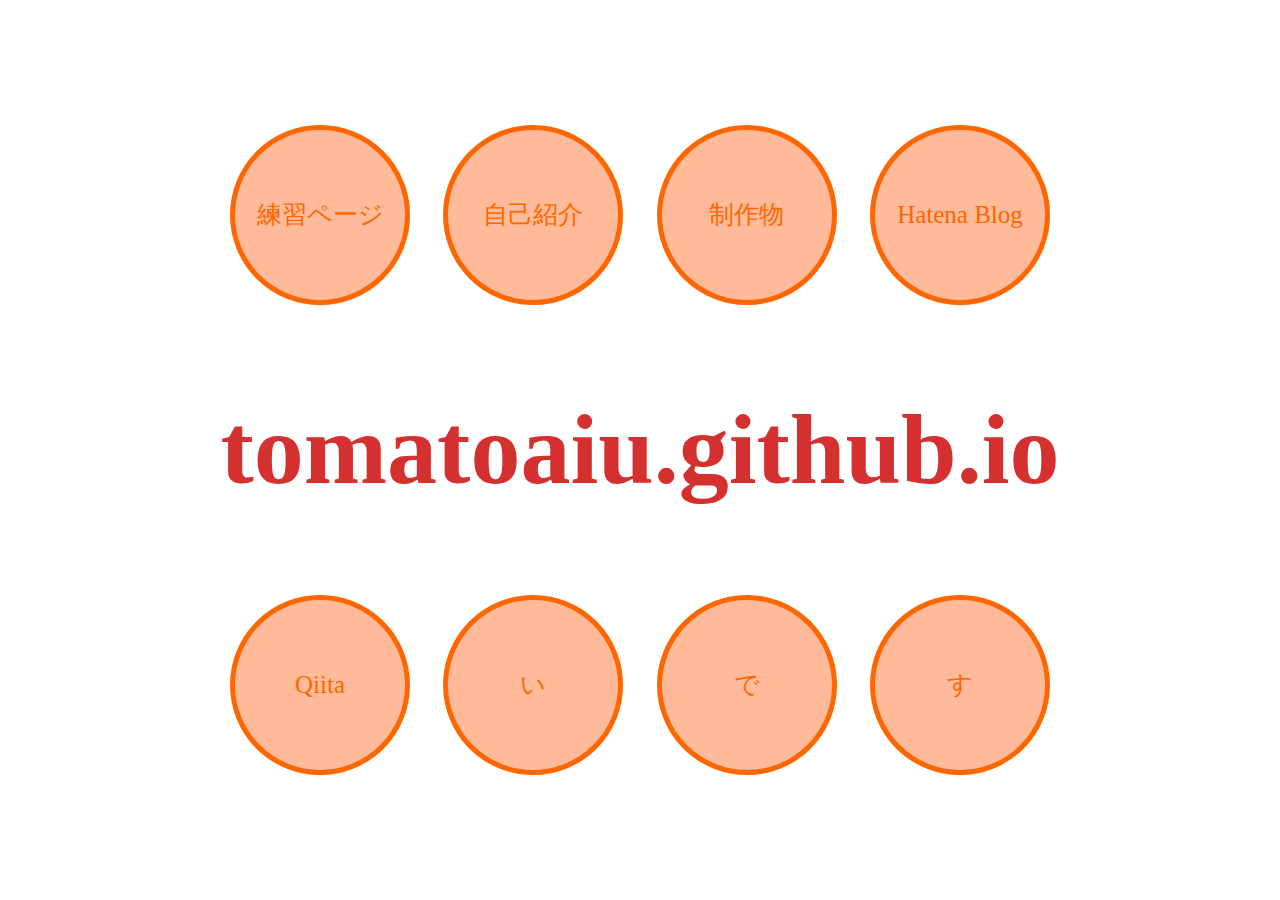
<file: index.html>
<!DOCTYPE html>
<html>
<head>
  <meta charset="utf-8">
  <title>top</title>
  <link rel="stylesheet" type="text/css" href="./css/utility.css" charset="UTF-8" />
  <link rel="stylesheet" type="text/css" href="./css/top.css" charset="UTF-8" />
  <link rel="stylesheet" type="text/css" href="./css/click_animation.css" charset="UTF-8" />
  <script src="https://cdnjs.cloudflare.com/ajax/libs/jquery/2.2.4/jquery.min.js"></script>
  <script src="./js/top.js"></script>
  <script src="./js/click_animation.js"></script>
</head>
<body>
 <div id="wrapper" class="ripple">
   <span class="ripple__effect is-random"></span>
   <div class="mainItem">
     <p>tomatoaiu.github.io</p>
   </div>
   <div id="links">
     <ul>
       <li id="circle1" class="circle_tops circle"><a href="./index1.html">練習ページ</a></li>
       <li id="circle2" class="circle_tops circle"><a href="./index2.html">自己紹介</a></li>
       <li id="circle3" class="circle_tops circle"><a href="https://github.com/tomatoaiu">制作物</a></li>
       <li id="circle4" class="circle_tops circle"><a href="https://tomatoaiu.hatenablog.com/">Hatena Blog</a></li>
     </ul>
     <ul>
       <li id="circle5" class="circle_bottoms circle"><a href="https://qiita.com/tomatoaiu">Qiita</a></li>
       <li id="circle6" class="circle_bottoms circle"><a href="">い</a></li>
       <li id="circle7" class="circle_bottoms circle"><a href="">で</a></li>
       <li id="circle8" class="circle_bottoms circle"><a href="">す</a></li>
     </ul>
   </div>
 </div>
</body>
</html>
</file>
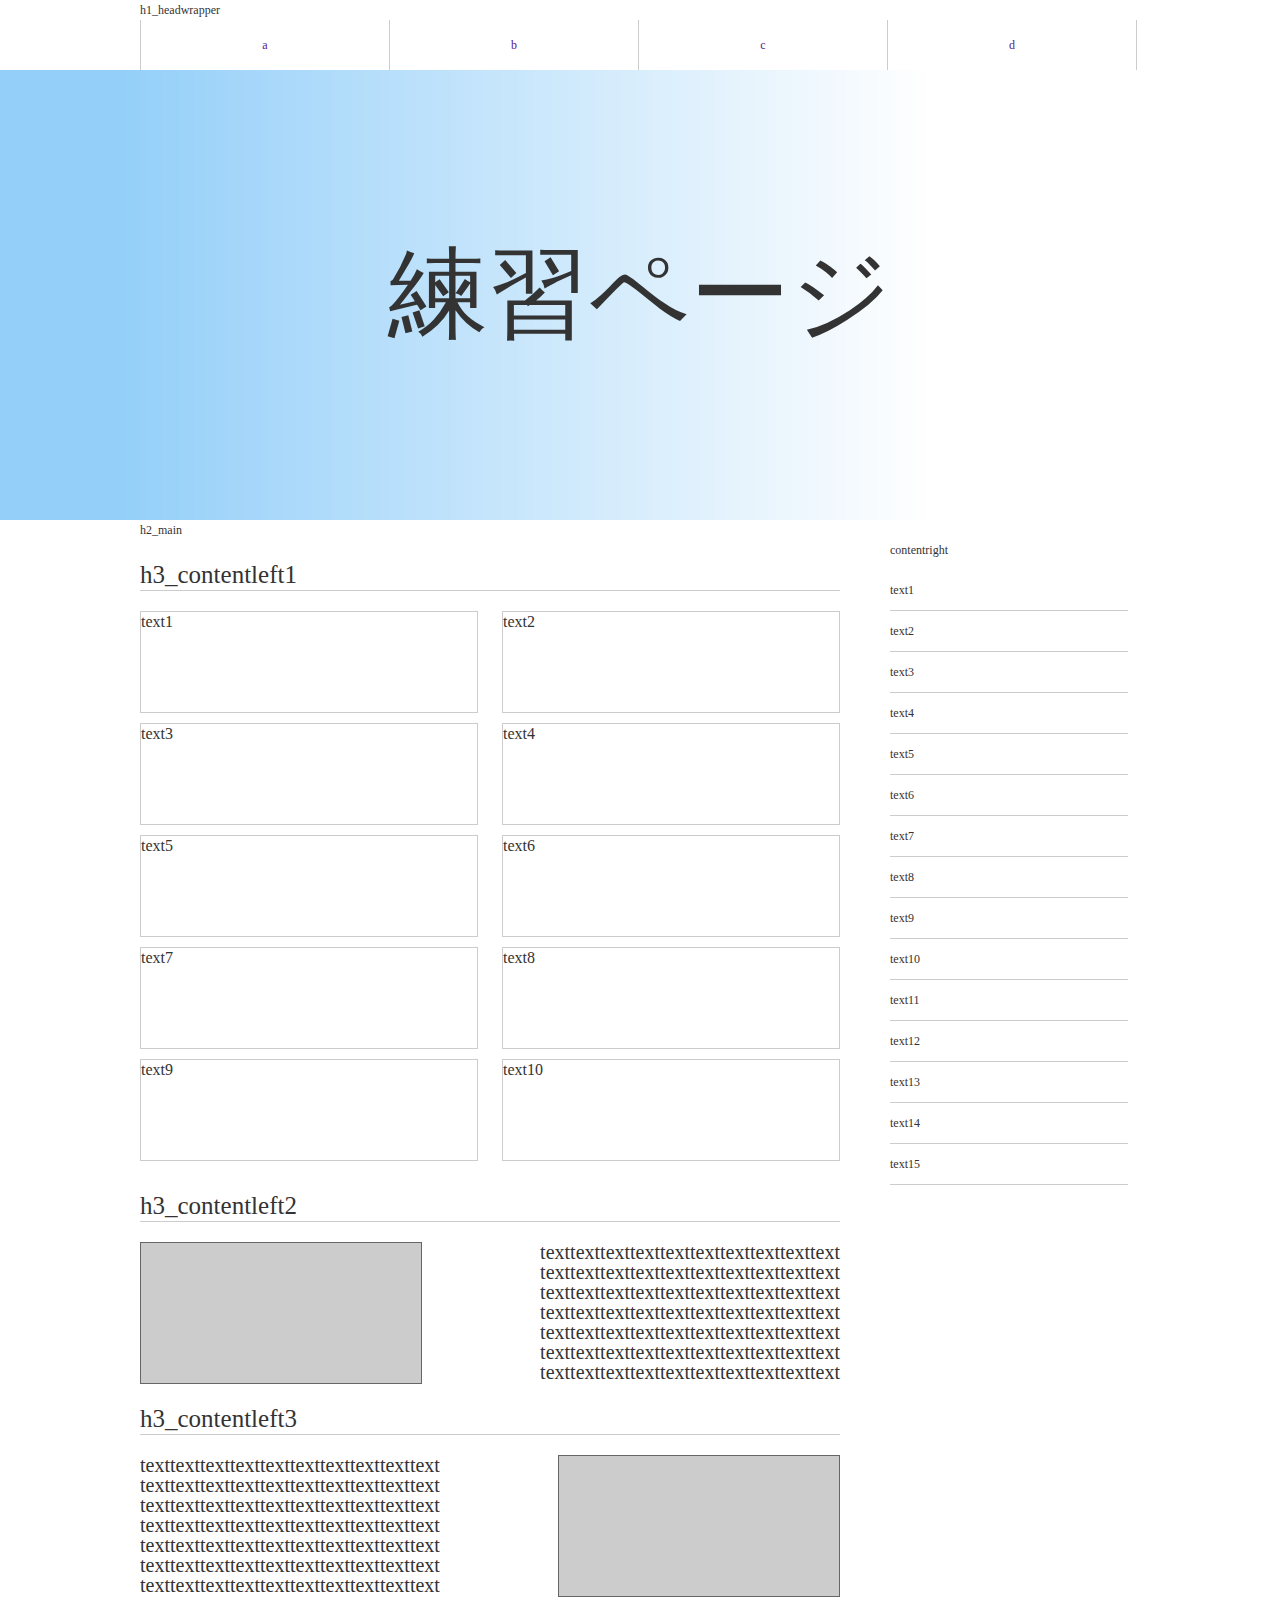
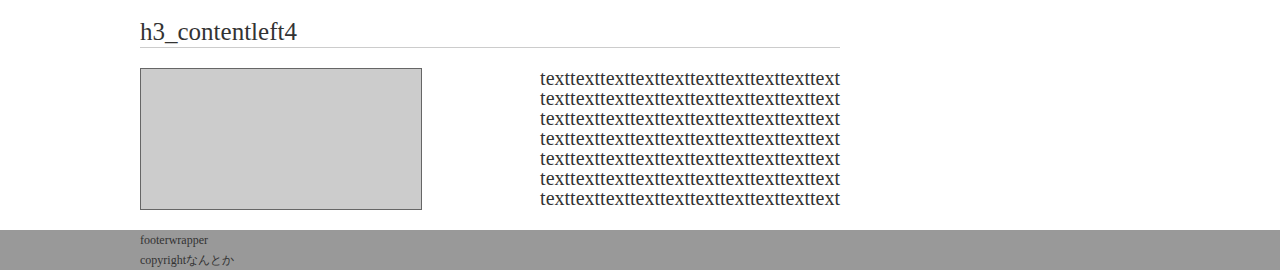
<file: index1.html>
<!DOCTYPE html>
<html>
<head>
  <meta charset="utf-8">
  <title>index1</title>
  <link rel="stylesheet" type="text/css" href="./css/utility.css" charset="UTF-8" />
  <link rel="stylesheet" type="text/css" href="./css/common.css" charset="UTF-8" />

</head>
<body>
  <div id="wrapper">
    <div id="headwrapper">
      <header>
        <h1>h1_headwrapper</h1>
      </header>
      <div id="globalnav" class="clearfix">
        <nav>
          <ul>
            <li><a href="">a</a></li>
            <li><a href="">b</a></li>
            <li><a href="">c</a></li>
            <li><a href="">d</a></li>
          </ul>
        </nav>
      </div>
    </div>
    <div id="main_image_wrapper">
      <img src="./image/mainimage.png" alt="メインイメージ" width="2000" height="450" />
      <div id="main_image">
        <a href="">練習ページ</a>
    </div>
    </div>
    <div id="main" class="clearfix">
        <h2>h2_main</h2>
        <div id="contentleft">
          <article class="clearfix">
            <h3>h3_contentleft1</h3>
            <ul>
              <li>text1</li>
              <li>text2</li>
              <li>text3</li>
              <li>text4</li>
              <li>text5</li>
              <li>text6</li>
              <li>text7</li>
              <li>text8</li>
              <li>text9</li>
              <li>text10</li>
            </ul>
          </article>
          <article class="clearfix">
            <h3>h3_contentleft2</h3>
            <p class="fl_r">
              texttexttexttexttexttexttexttexttexttext<br />
              texttexttexttexttexttexttexttexttexttext<br />
              texttexttexttexttexttexttexttexttexttext<br />
              texttexttexttexttexttexttexttexttexttext<br />
              texttexttexttexttexttexttexttexttexttext<br />
              texttexttexttexttexttexttexttexttexttext<br />
              texttexttexttexttexttexttexttexttexttext
            </p>
            <div class="fl_l image_blank"></div>
          </article>
          <article class="clearfix">
            <h3>h3_contentleft3</h3>
            <p class="fl_l">
              texttexttexttexttexttexttexttexttexttext<br />
              texttexttexttexttexttexttexttexttexttext<br />
              texttexttexttexttexttexttexttexttexttext<br />
              texttexttexttexttexttexttexttexttexttext<br />
              texttexttexttexttexttexttexttexttexttext<br />
              texttexttexttexttexttexttexttexttexttext<br />
              texttexttexttexttexttexttexttexttexttext
            </p>
            <div class="fl_r image_blank"></div>
          </article>
          <article class="clearfix">
            <h3>h3_contentleft4</h3>
            <p class="fl_r">
              texttexttexttexttexttexttexttexttexttext<br />
              texttexttexttexttexttexttexttexttexttext<br />
              texttexttexttexttexttexttexttexttexttext<br />
              texttexttexttexttexttexttexttexttexttext<br />
              texttexttexttexttexttexttexttexttexttext<br />
              texttexttexttexttexttexttexttexttexttext<br />
              texttexttexttexttexttexttexttexttexttext
            </p>
            <div class="fl_l image_blank"></div>
          </article>
        </div>
        <div id="contentright">
          <nav>
            <p class="mb20">contentright</p>
            <ul>
              <li>text1</li>
              <li>text2</li>
              <li>text3</li>
              <li>text4</li>
              <li>text5</li>
              <li>text6</li>
              <li>text7</li>
              <li>text8</li>
              <li>text9</li>
              <li>text10</li>
              <li>text11</li>
              <li>text12</li>
              <li>text13</li>
              <li>text14</li>
              <li>text15</li>
            </ul>
          </nav>
        </div>
    </div><!-- main -->
    <div id="footerwrapper">
      <footer>
        <p>footerwrapper</p>
        <p>copyrightなんとか</p>
      </footer>
    </div>
  </div>
</body>
</html>
</file>
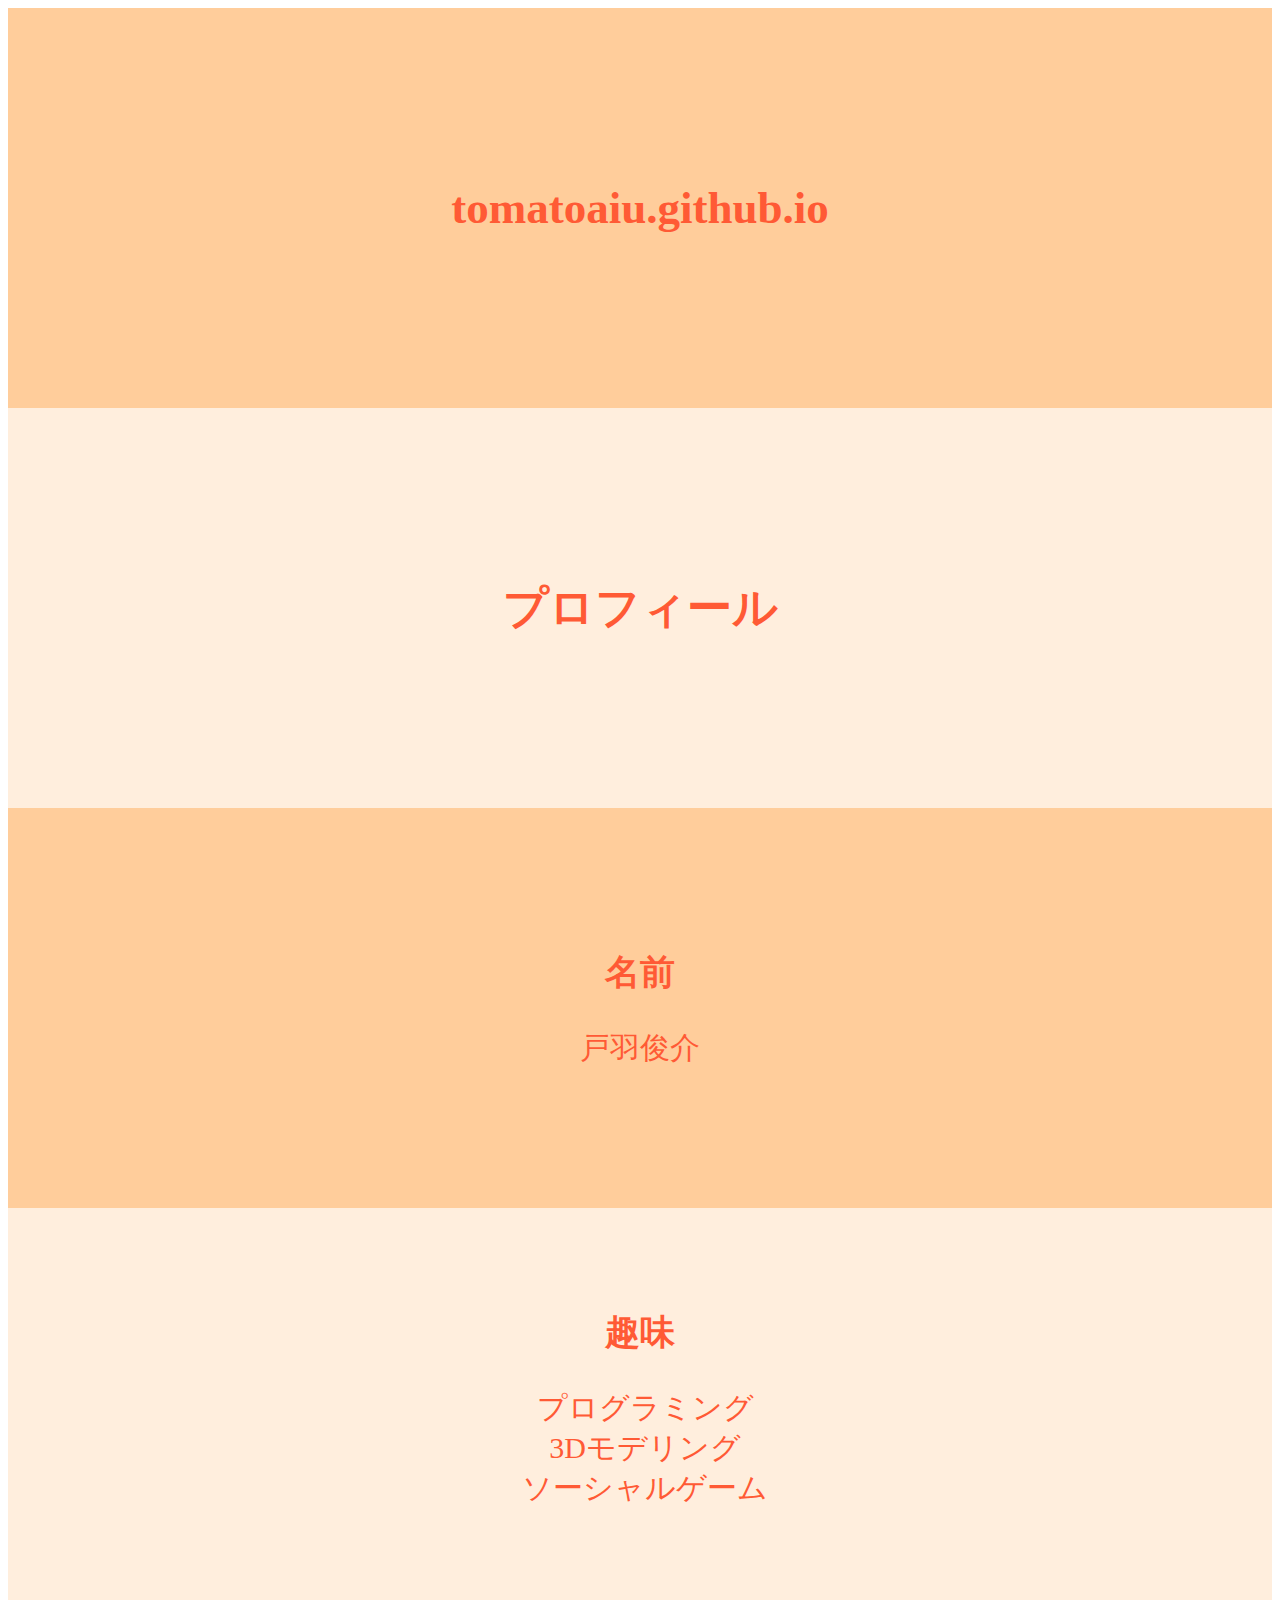
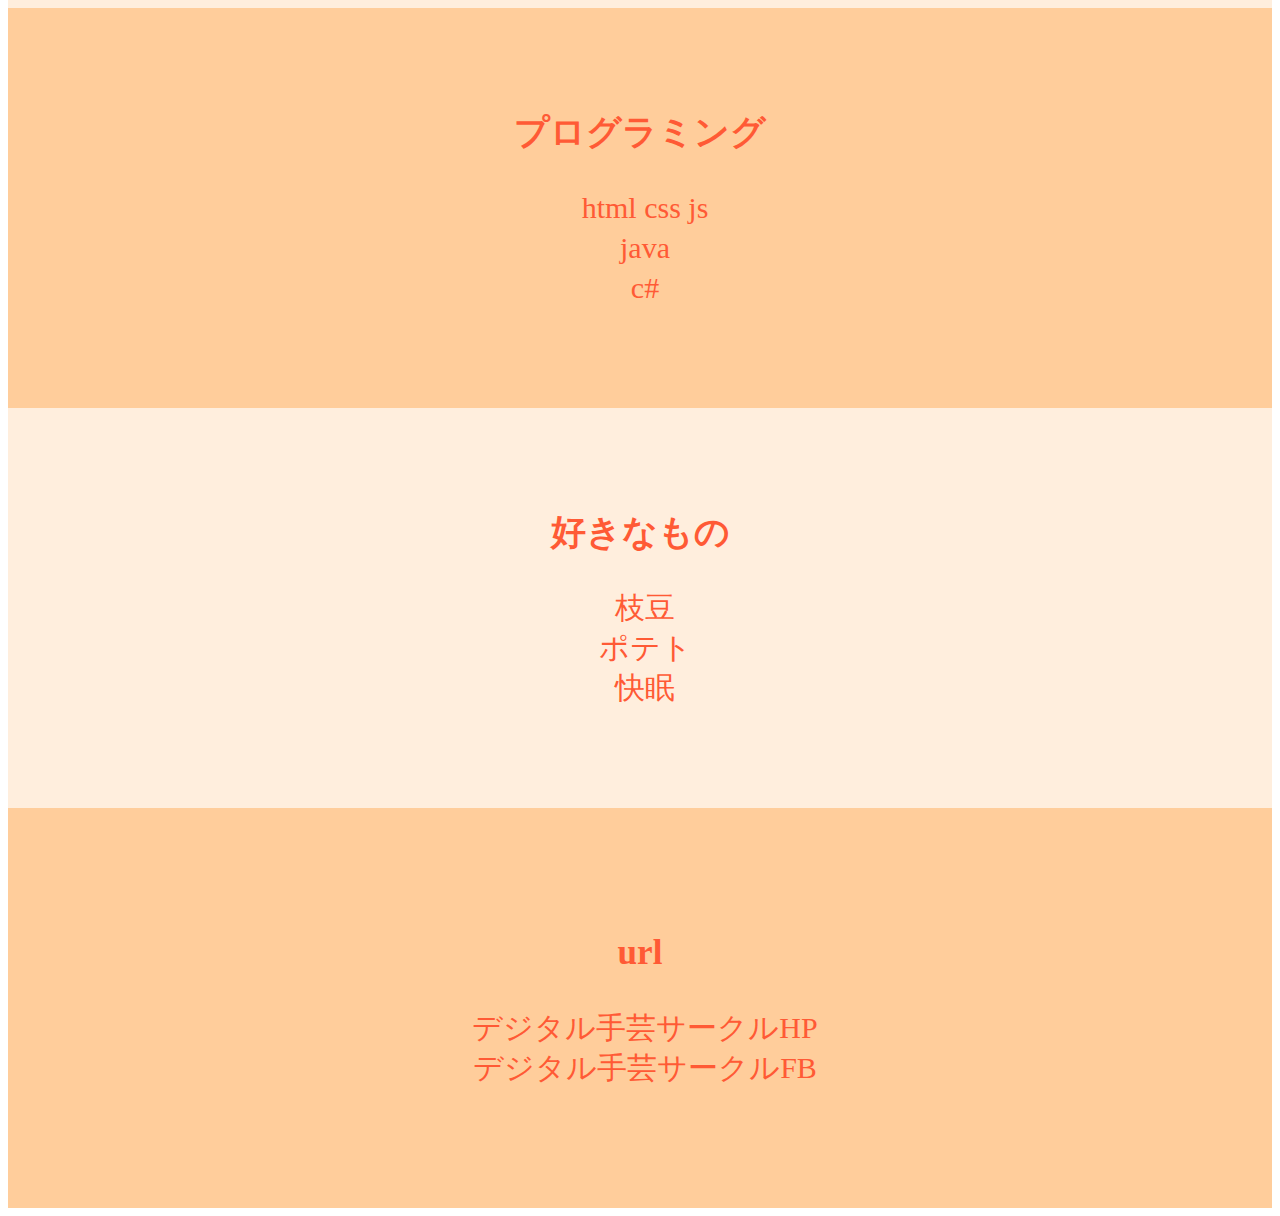
<file: index2.html>
<!DOCTYPE html>
<html>
<head>
  <meta charset="utf-8">
  <title>intro</title>
  <link rel="stylesheet" type="text/css" href="./css/common.css" charset="UTF-8" />
</head>
<body>
  <div id="wrapper">
      <div class="intro">
          <section class="sectionItem_odd">
              <h1><a href="./index.html">tomatoaiu.github.io</a></h1>
          </section>
          <section class="sectionItem_even">
              <h2>プロフィール</h2>
          </section>
          <section class="sectionItem_odd">
              <article>
                  <h3>名前</h3>
                  <p>戸羽俊介</p>
              </article>
          </section>
          <section class="sectionItem_even">
              <article>
              <h3>趣味</h3>
              <ul>
                  <li>プログラミング</li>
                  <li>3Dモデリング</li>
                  <li>ソーシャルゲーム</li>
              </ul>
              </article>
          </section>
          <section class="sectionItem_odd">
              <article>
              <h3>プログラミング</h3>
              <ul>
                  <li>html css js</li>
                  <li>java</li>
                  <li>c#</li>
              </ul>
              </article>
          </section>
          <section class="sectionItem_even">
              <article>
              <h3>好きなもの</h3>
              <ul>
                  <li>枝豆</li>
                  <li>ポテト</li>
                  <li>快眠</li>
              </ul>
              </article>
          </section>
          <section class="sectionItem_odd">
              <article>
              <h3>url</h3>
              <ul>
                  <li><a href="https://github.com/DigitalHandcraft" target="_blank">デジタル手芸サークルHP</a></li>
                  <li><a href="https://www.facebook.com/groups/422416104583670/" target="_blank">デジタル手芸サークルFB</a></li>
              </ul>
              </article>
          </section>
      </div>
  </div>
</body>
</html>
</file>
<file: css/utility.css>
* {
  margin: 0;
  padding: 0;
}

p, ul, li, a, h1, h2, h3, h4{
  font-size: 12px;
  font-weight: normal;
  line-height: 20px;
}

body{
  color: #333;
  font-size: 12px;
  line-height: 1.6em;
}
nav li{
  list-style: none;
}
nav a{
  text-decoration: none;
}
article{
  width: 100%;
  display: inline-block;
}

/**************************************************************************/

.clearfix:after {
  content: ".";
  display: block;
  height: 0;
  clear: both;
  visibility: hidden;
}

.clearfix { display: inline-table; }

/* Hides from IE-mac \*/
* html .clearfix { height: 1%; }
.clearfix { display: block; }
/* End hide from IE-mac */

/**************************************************************************/
.mb20{
  margin-bottom: 20px;
}
.fl_r{
  float: right;
}
.fl_l{
  float: left;
}
</file>
<file: css/top.css>
#wrapper{
  width: 100%;
  height: 100vh;
  position: relative;
  text-align: center;
}
.mainItem{
  position: absolute;
  top: 50%;
  left: 0;
  right: 0;
}
.mainItem p{
  font-size: 100px;
  color: #D53030;
  line-height: 0px;
  font-weight: bold;
}

li{
  display: table;
  position: absolute;
  width: 170px;
  height: 170px;
  background-color: #fb9;
  border: 5px solid #f60;
  border-radius:90px;
 -moz-border-radius:90px;
 -webkit-border-radius: 90px;
}
li a{
  color: #f60;
  display: table-cell;
  vertical-align: middle;
  text-decoration: none;
  font-size: 25px;
  border-radius:90px;
 -moz-border-radius:90px;
 -webkit-border-radius: 90px;
}
.circle a:hover{
  background-color: #f60;
  color: #fb9;
}
.circle a::before,
.circle a::after {
	position: absolute;
	z-index: -1;
	display: block;
	content: '';
}
.circle a,
.circle a::before,
.circle a::after {
	-webkit-box-sizing: border-box;
	-moz-box-sizing: border-box;
	box-sizing: border-box;
	-webkit-transition: all .3s;
	transition: all .3s;
}
</file>
<file: css/click_animation.css>
/* クリックできる要素 */
.ripple {
    overflow: hidden;
    position: relative;
}

/* エフェクト要素 */
.ripple__effect {
    /* 値の変更はエフェクト形体・サイズ・スピードに影響する */
    width: 150px;
    height: 150px;

    /* 必須 */
    position: absolute;
    border-radius: 100%;
    pointer-events: none;
    transform: scale(0);
    opacity: 0;
}

/* エフェクト要素の色を指定 */
.ripple__effect.is-random  { background: #999;}

/* classが付与されたらアニメーションを実行 */
.ripple__effect.is-show {
    animation: ripple 0.75s ease-out;
}

/* アニメーションの定義 */
@keyframes ripple {
    from {
        opacity: 1;
    }
    to {
        transform: scale(2);
        opacity: 0;
    }
}
</file>
<file: css/common.css>
#wrapper,
#main_image_wrapper{
  width: 100%;
}

#headwrapper,
#main,
#footerwrapper{
  margin: 0 auto;
  padding: 0;
  width: 1000px;
}

#headwrapper{
}

#globalnav{
}

#globalnav ul{
  text-align: center;
}

#globalnav li{
  float: left;
  display: table;
  width: 24.8%;
  height: 50px;
  border-right: 1px solid #ccc;
}
#globalnav li:first-child{
  border-left: 1px solid #ccc;
}

#globalnav li:hover{
  opacity: 0.7;
}

#globalnav li a{
  display: table-cell;
  vertical-align: middle;
  width: 100%;
  height: 100%;
}

#main_image_wrapper{
  position: relative;
  height: 450px;
}
#main_image_wrapper img{
  max-width: 100%;
}
#main_image{
  top: 0;
  left: 0;
  position: absolute;
  width: 1000px;
  height: 100%;
  right: 0;
  margin: 0 auto;
  text-align: center;
  display: table;
}
#main_image a{
  display: table-cell;
  vertical-align: middle;
  font-size: 100px;
  text-decoration: none;
  color: #333;
}
#main_image a{
}

#main{
}

#contentleft{
  float: left;
  width: 70%;
}
#contentleft h3{
  margin-bottom: 20px;
  border-bottom: 1px solid #ccc;
  font-size: 25px;
  line-height: 30px;
}
#contentleft article{
  margin-top: 20px;
}
#contentleft li{
  display: inline-block;
  width: 48%;
  height: 100px;
  float: left;
  margin-bottom: 10px;
  font-size: 16px;
  border: 1px solid #ccc;
}
#contentleft li:nth-child(2n){
  float: right;
}
#contentleft p{
  font-size: 20px;
}
#contentleft .image_blank{
  background-color: #ccc;
  border: 1px solid #666;
  width: 40%;
  height: 140px;
}

#contentright{
  float: right;
  width: 25%;
}
#contentright li{
  display: inline-block;
  width: 95%;
  height: 30px;
  margin-bottom: 10px;
  border-bottom: 1px solid #ccc;
}
#footerwrapper{
  margin-top: 20px;
  background-color: #999;
  width: 100%;
}
#footerwrapper footer{
  margin: 0 auto;
  padding: 0;
  width: 1000px;
}

.sectionItem_odd{
    background-color: #ffcd9b;
}

.sectionItem_even{
    background-color: #fed;
}

/* intro */
/*****************************************************/
.intro {
    text-align: center;
    width: 100%;
    color: #ff5a35;
    font-size: 30px;
}

.intro section{
    height: 400px;
    display: table;
    width: 100%;
}

.intro section li{
    list-style: none;
    margin-left: -30px;
}
.intro h1,
.intro h2,
.intro article{
    display: table-cell;
    vertical-align: middle;
}
.intro h1{
    font-size: 45px;
}
.intro article{
    height: 100%;
    line-height: 40px;
}
.intro a{
    text-decoration: none;
    color: #ff5a35;
}
</file>
